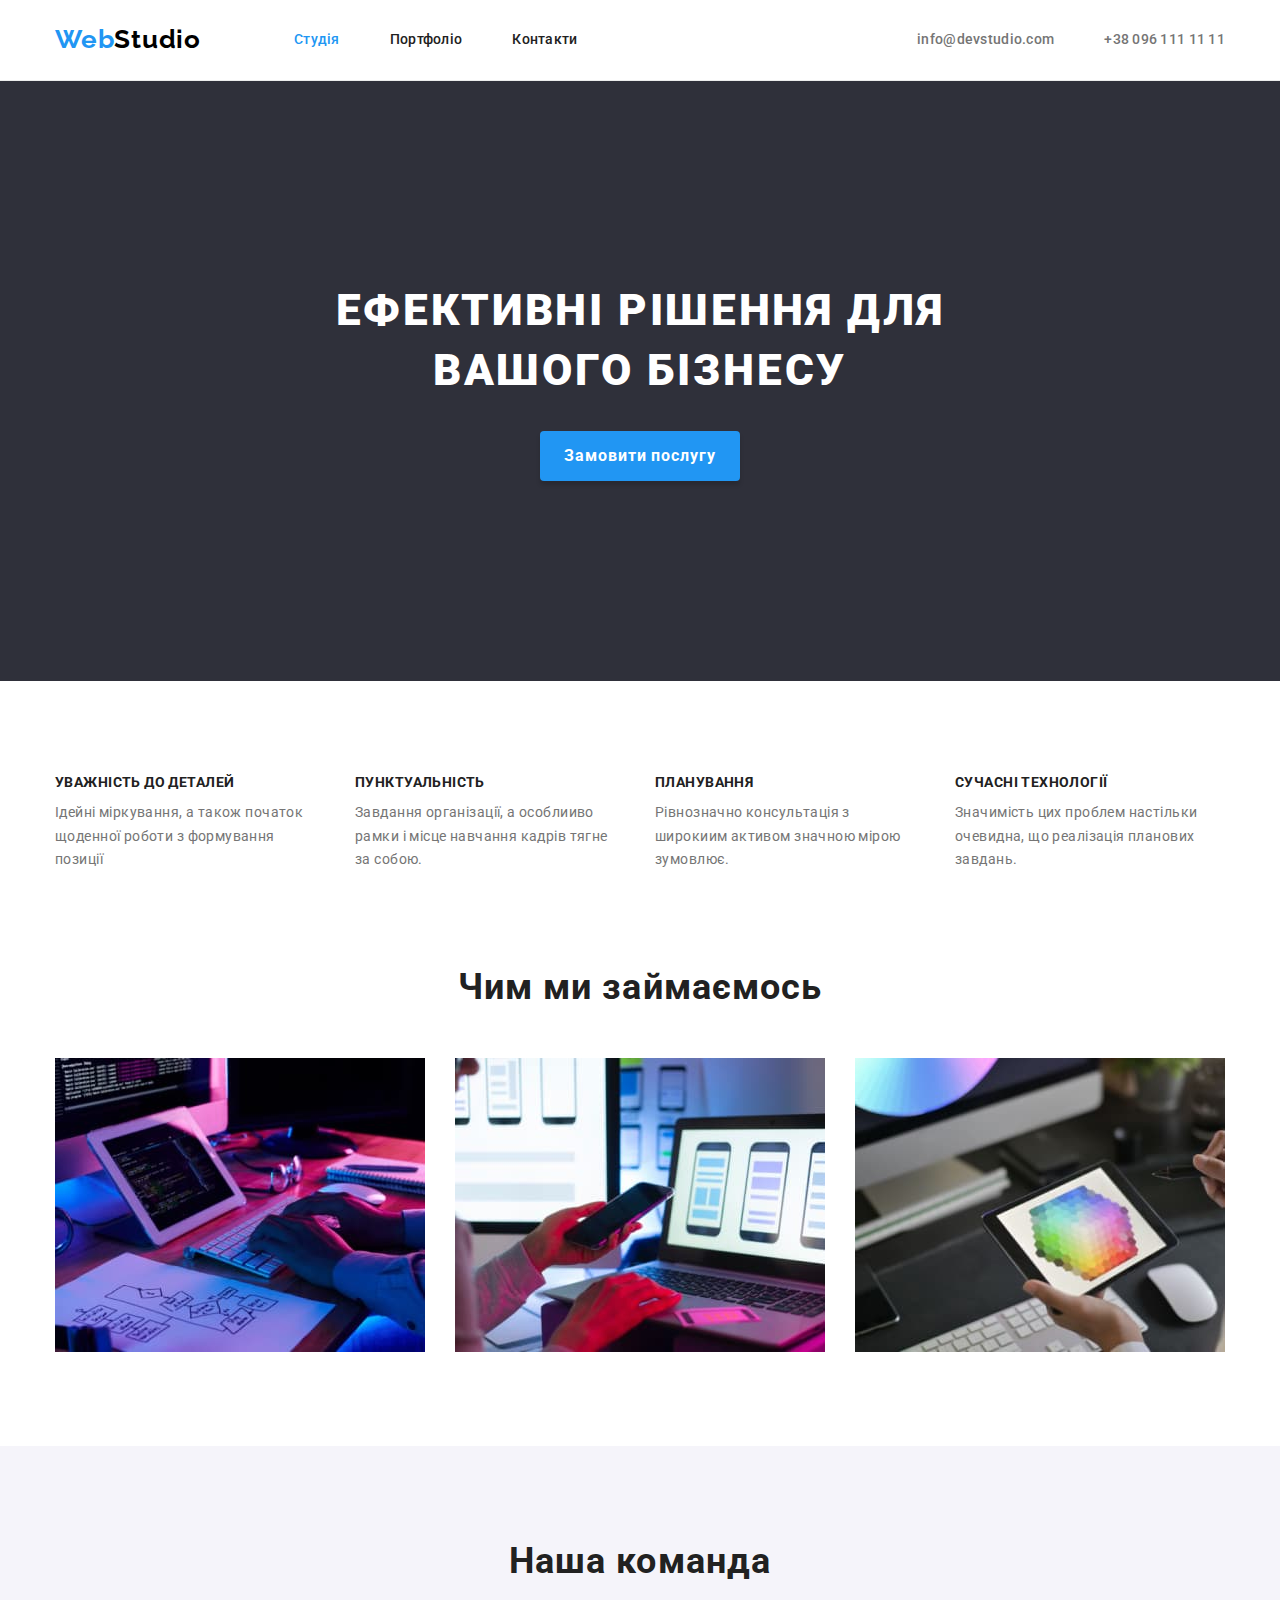
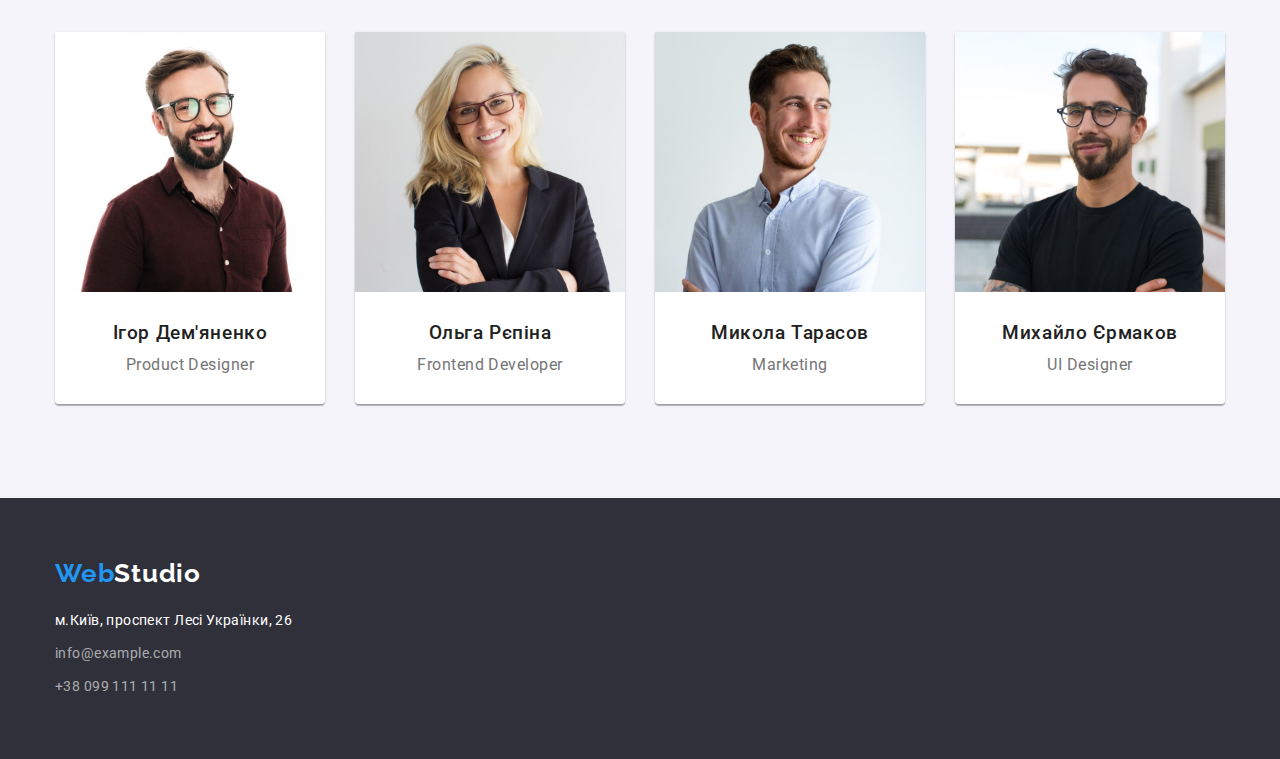
<file: index.html>
<!DOCTYPE html>
<html lang="uk">
<head>
  <meta charset="UTF-8">
  <meta http-equiv="X-UA-Compatible" content="IE=edge">
  <meta name="viewport" content="width=device-width, initial-scale=1.0">
  <title>Web Studio (Version 2.1)</title>
  <link rel="preconnect" href="https://fonts.googleapis.com">
  <link rel="preconnect" href="https://fonts.gstatic.com" crossorigin>
  <link href="https://fonts.googleapis.com/css2?family=Raleway:wght@700&family=Roboto:wght@400;500;700;900&display=swap"
  rel="stylesheet">
  <link rel="stylesheet" href="https://cdn.jsdelivr.net/npm/modern-normalize@1.1.0/modern-normalize.min.css">
  <link rel="stylesheet" href="./css/styles.css">
</head>

<body>
  <header class="header">
    <div class="container page-header-container">
      <nav class="page-nav">
        <a class= "logo link" href="">Web<span class="logo-header">Studio</span></a>
        <ul class="menu list">
          <li class="menu-item"><a class= "menu-link active-page link" href="">Студія</a></li>
          <li class="menu-item"><a class= "menu-link link" href="./portfolio.html">Портфоліо</a></li>
          <li class="menu-item"><a class= "menu-link link" href="">Контакти</a></li>
        </ul>  
      </nav>
    
      <ul class="list contacts-header-list">
        <li class="contacts-header"><a class= "link" href="mailto:info@devstudio.com">info@devstudio.com</a></li>
        <li class="contacts-header"><a class= "link" href="tel:+380961111111">+38 096 111 11 11</a></li>
      </ul>
    </div>    
  </header>

  <main>
    <section class="hero">
      <h1  class="main-title">Ефективні рішення для вашого бізнесу</h1>
      <button class="custom-button button" type="button">Замовити послугу</button>
    </section>

    <section class="section">
      <div class="container">
        <h2 hidden>Принципи роботи</h2>
        <ul class="principles list">
          <li class="principle-item">
            <h3 class="principles-title">Уважність до деталей</h3>
            <p class="principles-description">Ідейні міркування, а також початок щоденної роботи з формування позиції</p>
          </li>
          <li class="principle-item">
            <h3 class="principles-title">Пунктуальність</h3>
            <p class="principles-description">Завдання організації, а особлииво рамки і місце навчання кадрів тягне за собою.</p>
          </li>
          <li class="principle-item">
            <h3 class="principles-title">Планування</h3>
            <p class="principles-description">Рівнозначно консультація з широкиим активом значною мірою зумовлює.</p>
          </li>
          <li class="principle-item">
            <h3 class="principles-title">Сучасні технології</h3>
            <p class="principles-description">Значимість цих проблем настільки очевидна, що реалізація планових завдань.</p>
          </li>
        </ul>
      </div>
    </section>

    <section class="section activity-section">
      <div class="container">
        <h2 class="secondary-title">Чим ми займаємось</h2>
        <ul class="list activity">
          <li class="activity-item">
            <img src="./images/img-1.jpg" alt="Руки набирають щось на клавіатурі" width="370" height="294">
          </li>
          <li class="activity-item">
            <img src="./images/img-2.jpg" alt="Руки тримають смартфон перед екраном з іконками смартфонів" width="370" height="294">
          </li>
          <li class="activity-item">
            <img src="./images/img-3.jpg" alt="Руки тримають планшет із зображенням кольорової гами">
          </li>
        </ul>
      </div>
    </section>

    <section class="team section">
      <div class="container">
        <h2 class="secondary-title">Наша команда</h2>
        <ul class="list team-cards">
          <li class="team-card-item">
            <img src="./images/photo-1.jpg" alt="Фото продакт диизайнера" width="270" height="260">
            <div class="team-description">
              <h3 class="team-description-title">Ігор Дем'яненко</h3>
              <p class="team-description-item" lang="en">Product Designer</p>
            </div>
          </li>
          <li class="team-card-item">
            <img src="./images/photo-2.jpg" alt="Фото фронтенд розробниці" width="270" height="260">
            <div class="team-description">
              <h3 class="team-description-title">Ольга Рєпіна</h3>
              <p class="team-description-item" lang="en">Frontend Developer</p>
            </div>
          </li>
          <li class="team-card-item">
            <img src="./images/photo-3.jpg" alt="Фото маркетолога" width="270" height="260">
            <div class="team-description">
              <h3 class="team-description-title">Микола Тарасов</h3>
              <p class="team-description-item" lang="en">Marketing</p>
            </div>
          </li>
          <li class="team-card-item">
            <img src="./images/photo-4.jpg" alt="Фото дизайнера інтерфейсу" width="270" height="260">
            <div class="team-description">
              <h3 class="team-description-title">Михайло Єрмаков</h3>
              <p class="team-description-item" lang="en">UI Designer</p>
            </div>
          </li>
        </ul>
      </div>
    </section>

  </main>

  <footer class="footer">
    <div class="container">
      <a class= "logo link logo-footer" href="">Web<span class="logo-footer-colour">Studio</span></a>
      <address class="address">
        <ul class="list ">
          <li><a class= "link" href="https://goo.gl/maps/T1mjCNUZyiaDJwVu5" target="_blank" rel="noopener noreferrer">м.Київ, проспект Лесі Українки, 26</a></li>
          <li><a class= "contacts-footer link" href="mailto:info@devstudio.com">info@example.com</a></li>
          <li><a class= "contacts-footer link" href="tel:+380961111111">+38 099 111 11 11</a></li>
        </ul>  
      </address>
    </div>
  </footer>

</body>
</html>
</file>
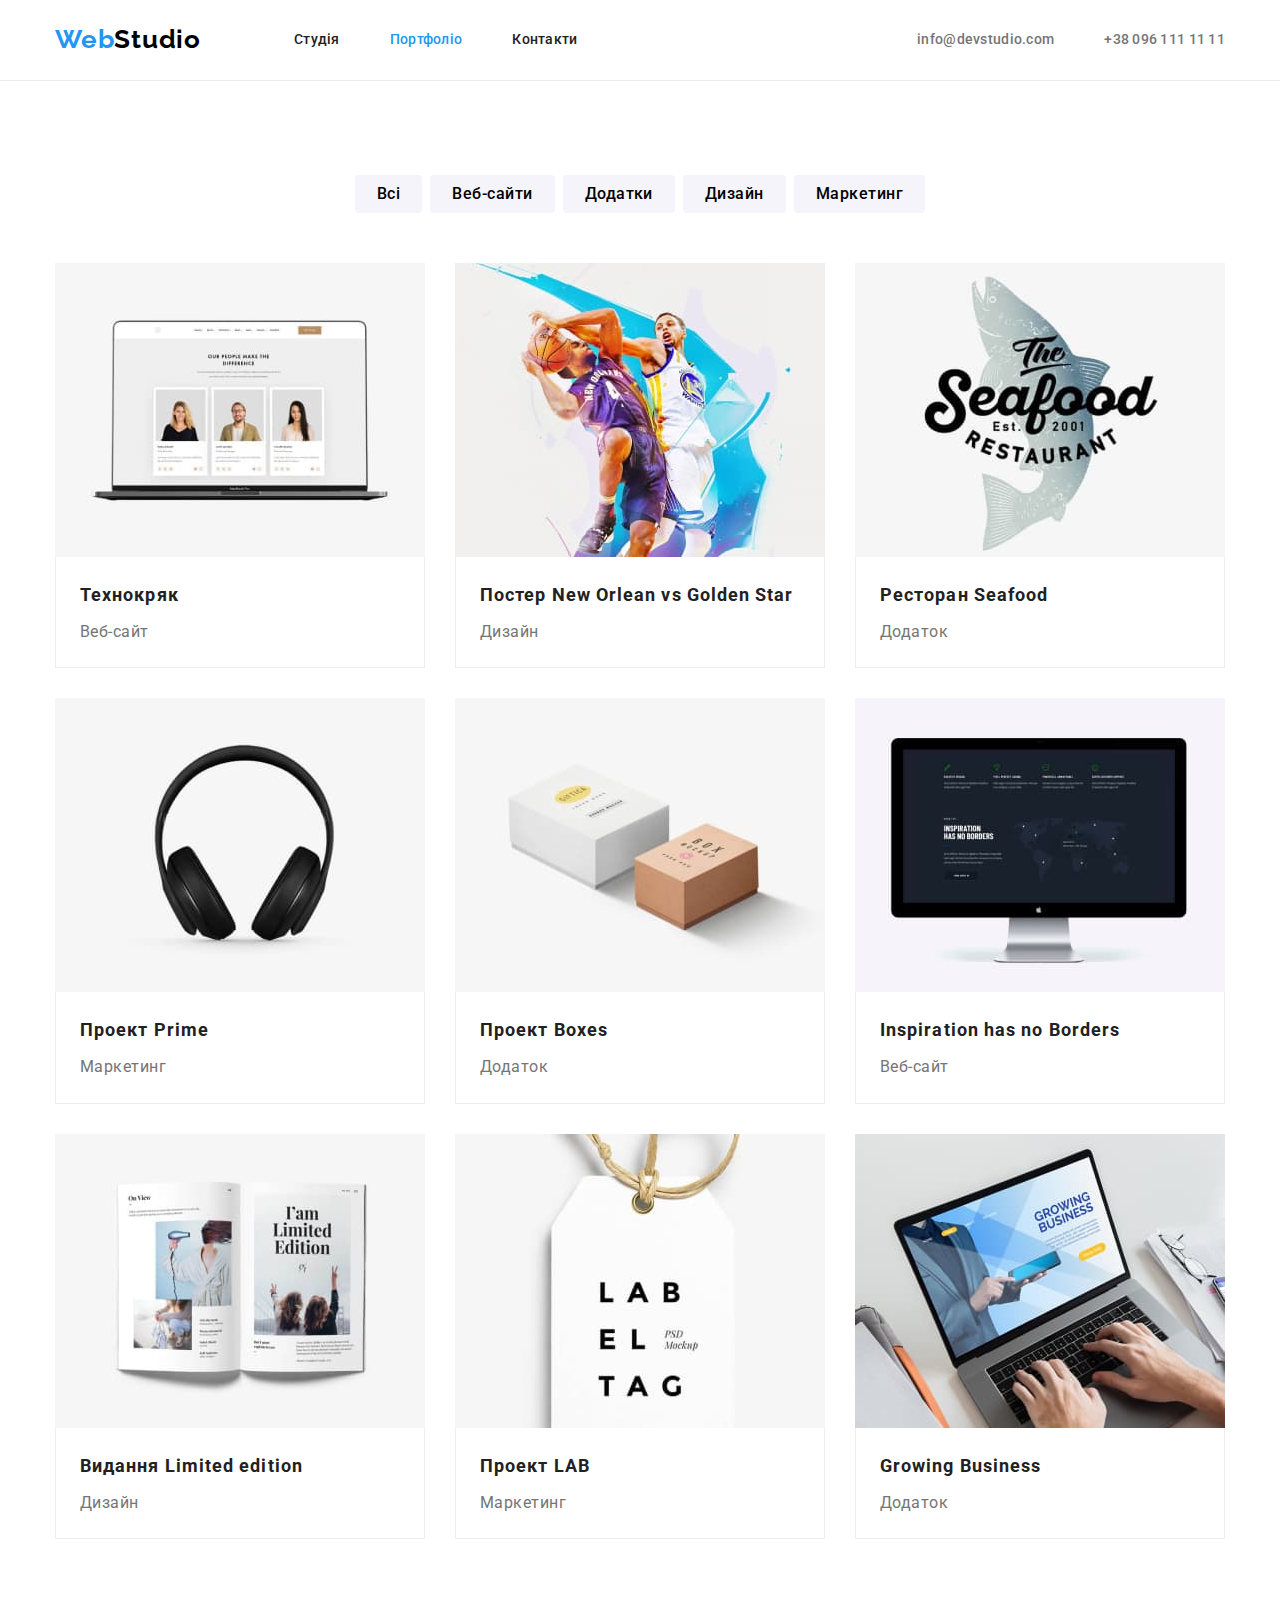
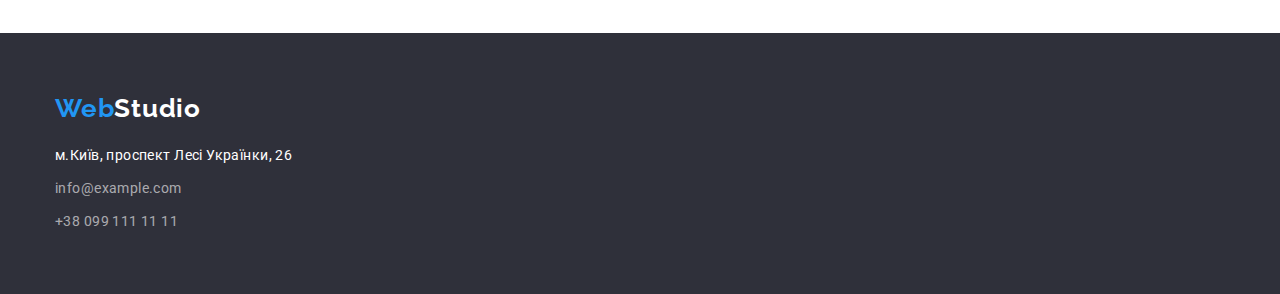
<file: portfolio.html>
<!DOCTYPE html>
<html lang="uk">
<head>
    <meta charset="UTF-8">
    <meta http-equiv="X-UA-Compatible" content="IE=edge">
    <meta name="viewport" content="width=device-width, initial-scale=1.0">
    <title>Document</title><link rel="preconnect" href="https://fonts.googleapis.com">
    <link rel="preconnect" href="https://fonts.gstatic.com" crossorigin>
    <link href="https://fonts.googleapis.com/css2?family=Raleway:wght@700&family=Roboto:wght@400;500;700;900&display=swap"
      rel="stylesheet">
      <link rel="stylesheet" href="https://cdn.jsdelivr.net/npm/modern-normalize@1.1.0/modern-normalize.min.css">
    <link rel="stylesheet" href="./css/styles.css">
</head>

<body>
  <header class="header">
    <div class="container page-header-container">
    <nav class="page-nav">
      <a class="logo link" href="">Web<span class="logo-header">Studio</span></a>
      <ul class="menu list">
        <li class="menu-item"><a class="menu-link link" href="./index.html">Студія</a></li>
        <li class="menu-item"><a class="menu-link active-page link" href="">Портфоліо</a></li>
        <li class="menu-item"><a class="menu-link link" href="">Контакти</a></li>
      </ul>
    </nav>
  
    <ul class="list contacts-header-list">
      <li class="contacts-header"><a class="link" href="mailto:info@devstudio.com">info@devstudio.com</a></li>
      <li class="contacts-header"><a class="link" href="tel:+380961111111">+38 096 111 11 11</a></li>
    </ul>
    </div>
  </header>

<main>
  <section class="section">
    <div class="container">
      <h1 hidden>Портфоліо</h1>
      <ul class="list filter-list">
        <li class="filter"><button class="filter-button button" type="button">Всі</button></li>
        <li class="filter"><button class="filter-button button" type="button">Веб-сайти</button></li>
        <li class="filter"><button class="filter-button button" type="button">Додатки</button></li>
        <li class="filter"><button class="filter-button button" type="button">Дизайн</button></li>
        <li class="filter"><button class="filter-button button" type="button">Маркетинг</button></li>
      </ul>

      <ul class="list portfolio-list">
      <li class="portfolio-item">
        <img src="./images-portfolio/portfolio-tekhnokryak.jpg" alt="Відкритий ноутбук з фотографіями співробітників" width="370" height="294">
        <div class="portfolio-description">
          <h2 class="portfolio-card-title">Технокряк</h2>
          <p class="portfolio-card-description">Веб-сайт</p>
        </div>
      </li>
      <li class="portfolio-item">
        <img src="./images-portfolio/portfolio-poster.jpg" alt="Два баскетболісти з м'ячем" width="370" height="294">
        <div class="portfolio-description">
          <h2 class="portfolio-card-title">Постер <span lang="en">New Orlean vs Golden Star</span></h2>
          <p class="portfolio-card-description">Дизайн</p>
        </div>
      </li>
      <li class="portfolio-item">
        <img src="./images-portfolio/portfolio-restaurant.jpg" alt="Емблема ресторану морепродуктів" width="370" height="294">
        <div class="portfolio-description">
          <h2 class="portfolio-card-title">Ресторан <span lang="en">Seafood</span></h2>
          <p class="portfolio-card-description">Додаток</p>
        </div>
      </li>
      <li class="portfolio-item">
        <img src="./images-portfolio/portfolio-earphones.jpg" alt="Навушники" width="370" height="294">
        <div class="portfolio-description">
          <h2 class="portfolio-card-title">Проект <span lang="en">Prime</span></h2>
          <p class="portfolio-card-description">Маркетинг</p>
        </div>
      </li>
      <li class="portfolio-item">
        <img src="./images-portfolio/portfolio-boxes.jpg" alt="Дві коробки" width="370" height="294">
        <div class="portfolio-description">
          <h2 class="portfolio-card-title">Проект <span lang="en">Boxes</span></h2>
          <p class="portfolio-card-description">Додаток</p>
        </div>
      </li>
      <li class="portfolio-item">
        <img src="./images-portfolio/portfolio-inspiration.jpg" alt="Монітор комп'ютера" width="370" height="294">
        <div class="portfolio-description">
          <h2 class="portfolio-card-title" lang="en">Inspiration has no Borders</h2>
          <p class="portfolio-card-description">Веб-сайт</p>
        </div>
      </li>
      <li class="portfolio-item">
        <img src="./images-portfolio/portfolio-limited-edition.jpg" alt="Відкрита брошура з фотографіями і надписом" width="370" height="294">
        <div class="portfolio-description">
          <h2 class="portfolio-card-title">Видання <span lang="en">Limited edition</span></h2>
          <p class="portfolio-card-description">Дизайн</p>
        </div>
      </li>
      <li class="portfolio-item">
        <img src="./images-portfolio/portfolio-lab.jpg" alt="Брелок з надписом назви проекту" width="370" height="294">
        <div class="portfolio-description">
          <h2 class="portfolio-card-title">Проект <span lang="en">LAB</span></h2>
          <p class="portfolio-card-description">Маркетинг</p>
        </div>
      </li>
      <li class="portfolio-item">
        <img src="./images-portfolio/portfolio-business.jpg" alt="Руки набрають текст на ноутбуці" width="370" height="294">
        <div class="portfolio-description">
          <h2 class="portfolio-card-title" lang="en">Growing Business</h2>
          <p class="portfolio-card-description">Додаток</p>
        </div>
      </li>
      </ul>
    </div>
  </section>
</main>

<footer class="footer">
  <div class="container">
    <a class="logo link logo-footer" href="">Web<span class="logo-footer-colour">Studio</span></a>
    <address class="address">
      <ul class="list">
        <li><a class="link" href="https://goo.gl/maps/T1mjCNUZyiaDJwVu5" target="_blank" rel="noopener noreferrer">м.Київ,
            проспект Лесі Українки, 26</a></li>
        <li class="contacts-footer"><a class="link" href="mailto:info@devstudio.com">info@example.com</a></li>
        <li class="contacts-footer"><a class="link" href="tel:+380961111111">+38 099 111 11 11</a></li>
      </ul>
    </address>
  </div>
</footer>

</body>
</html>
</file>
<file: css/styles.css>
:root {
  --primary-font: 'Roboto', 'Open Sans', sans-serif;
  --primary-text-color-light-theme: #212121;
  --primary-text-color-dark-theme: #FFFFFF;
  --secondary-text-color: #757575;
  --accent-color: #2196F3;

}

h1,
h2,
h3,
h4,
p {
  margin-top: 0;
  margin-bottom: 0;
}

ul {
  margin-top: 0;
  margin-bottom: 0;
  padding-left: 0;
}

img {
  display: block;
}

.list {
  list-style: none;
}

.link {
  text-decoration: none;
  color: inherit;
}

.button {
  cursor: pointer;
}

body {
  font-family: var(--primary-font);
  color: var(--primary-text-color-light-theme);
}

.container {
  width: 1200px;
  padding-left: 15px;
  padding-right: 15px;
  margin-left: auto;
  margin-right: auto;
}

.section {
  padding-top: 94px;
  padding-bottom: 94px;
}

/* ================== HEADER ==================== */

.header {
  border-bottom: 1px solid #ECECEC;
  padding-top: 24px;
  padding-bottom: 25px;
}

.page-header-container {
  display: flex;
  justify-content: space-between;
  align-items: center;
}

.page-nav {
  display: flex;
}

.logo {
  margin-right: 93px;
  font-family: 'Raleway', sans-serif;
  font-weight: 700;
  font-size: 26px;
  line-height: 1.2;
  letter-spacing: 0.03em;
  color: var(--accent-color);
}

.logo .logo-header {
  color: #000000;
}

.active-page {
  color: var(--accent-color);
}

.menu.list {
  display: flex;
  align-items: center;
}

.contacts-header-list {
  display: flex;
}

.menu-link {
  font-weight: 500;
  font-size: 14px;
  line-height: 1.14;
  letter-spacing: 0.02em;
}

.menu-link:hover,
.menu-link:focus {
  color: var(--accent-color)
}

.menu-item:not(:last-child) {
  margin-right: 50px;
}

.contacts-header {
  font-weight: 500;
  font-size: 14px;
  line-height: 1.14;
  letter-spacing: 0.02em;
  color: var(--secondary-text-color);
}

.contacts-header:hover,
.contacts-header:focus {
  color: var(--accent-color);
}

.contacts-header:last-child {
  margin-left: 50px;
}

/* ================HERO INDEX============== */

.hero {
  padding-top: 200px;
  padding-bottom: 200px;
  background-color: #2F303A;
}

.main-title {
  width: 696px;
  margin-right: auto;
  margin-left: auto;

  margin-bottom: 30px;
  font-weight: 900;
  font-size: 44px;
  line-height: 1.36;
  text-align: center;
  letter-spacing: 0.06em;
  text-transform: uppercase;

  color: var(--primary-text-color-dark-theme);
  background-color: #2F303A;
}

.custom-button {
  display: block;
  min-width: 200px;
  height: 50px;
  margin: auto;
  border: none;
  box-shadow: 0px 4px 4px rgba(0, 0, 0, 0.15);
  border-radius: 4px;

  font-family: inherit;
  font-weight: 700;
  font-size: 16px;
  line-height: 1.9;
  letter-spacing: 0.06em;

  color: var(--primary-text-color-dark-theme);
  background-color: var(--accent-color);
}

/* ===============MAIN================== */

.section.principles {
  padding-bottom: 0;
}

.principles {
  display: flex;
  gap: 30px;
}

.principle-item {
  flex-basis: calc((100% - 90px) / 4) ;
}

.principles-title {
  margin-bottom: 10px;
  font-weight: 700;
  font-size: 14px;
  line-height: 1.14;
  letter-spacing: 0.03em;
  text-transform: uppercase;
}

.principles-description {
  font-size: 14px;
  line-height: 1.7;
  letter-spacing: 0.03em;

  color: var(--secondary-text-color)
}

.secondary-title {
  margin-bottom: 50px;

  font-weight: 700;
  font-size: 36px;
  line-height: 1.17;
  text-align: center;
  letter-spacing: 0.03em;
}

.section.activity-section {
  padding-top: 0;
}

.activity {
  display: flex;
  gap: 30px;
}

.activity-item {
  flex-basis: calc((100% - 60px) / 3);
}

.team {
  background-color: #F5F4FA;
}

.team-cards {
  display: flex;
  gap: 30px;
}

.team-card-item {
  flex-basis: calc((100% - 90px) / 4);
  box-shadow: 0px 1px 3px rgba(0, 0, 0, 0.12), 0px 1px 1px rgba(0, 0, 0, 0.14), 0px 2px 1px rgba(0, 0, 0, 0.2);
  border-radius: 0px 0px 4px 4px;
  
}

.team-description {
  padding-top: 30px;
  padding-bottom: 30px;

  background-color: var(--primary-text-color-dark-theme);
  border-radius: 0px 0px 4px 4px;
}

.team-description-title {
  margin-bottom: 10px;
  font-weight: 500;
  line-height: 1.2;
  text-align: center;
  letter-spacing: 0.03em;
}

.team-description-item {
  line-height: 1.2;
  text-align: center;
  letter-spacing: 0.03em;
  color: var(--secondary-text-color);
}

/* ===============MAIN PORTFOLIO============== */

.filter-list {
  display: flex;
  justify-content: center;
  margin-bottom: 50px;
}

.filter-button {
  padding-top: 6px;
  padding-bottom: 6px;
  padding-right: 22px;
  padding-left: 22px;
  background: #F5F4FA;
  border-radius: 4px;
  border: none;

  font-weight: 500;
  font-size: 16px;
  line-height: 1.6;
  text-align: center;
  letter-spacing: 0.03em;
}

.filter:not(:last-child) {
  margin-right: 8px;
}

.filter-button:hover,
.filter-button:focus {
  color: var(--primary-text-color-dark-theme);
  background-color: var(--accent-color);
  box-shadow: 0px 3px 1px rgba(0, 0, 0, 0.1), 0px 1px 2px rgba(0, 0, 0, 0.08), 0px 2px 2px rgba(0, 0, 0, 0.12);
}

.portfolio-list {
  display: flex;
  flex-wrap: wrap;
  gap: 30px;
}

.portfolio-item {
  flex-basis: calc((100% - 60px) / 3);
}

.portfolio-description {
  padding-top: 20px;
  padding-bottom: 20px;
  padding-right: 24px;
  padding-left: 24px;
  border: 1px solid #EEEEEE;
  border-top: none;
}

.portfolio-card-title {
  display: block;
  margin-bottom: 4px;

  font-weight: 700;
  font-size: 18px;
  line-height: 2;
  letter-spacing: 0.06em;
}

.portfolio-card-description {
  line-height: 1.9;
  letter-spacing: 0.03em;
  color: var(--secondary-text-color)
}

/* ============FOOTER============== */

.footer {
  padding-top: 60px;
  padding-bottom: 60px;
  background-color: #2F303A;
}

.logo-footer {
  display: block;
  margin-bottom: 20px;
}

.logo.logo-footer {
  margin-right: 0;
}

.logo-footer-colour {
  color: var(--primary-text-color-dark-theme);
}

.address {
  font-style: normal;
  font-size: 14px;
  line-height: 1.7;
  letter-spacing: 0.03em;
  color: var(--primary-text-color-dark-theme);
}

.address .contacts-footer {
  color: rgba(255, 255, 255, 0.6);
}

.contacts-footer {
  display: block;
  margin-top: 9px;
}

.contacts-footer:hover,
.contacts-footer:focus {
  color: var(--accent-color);
}
</file>
